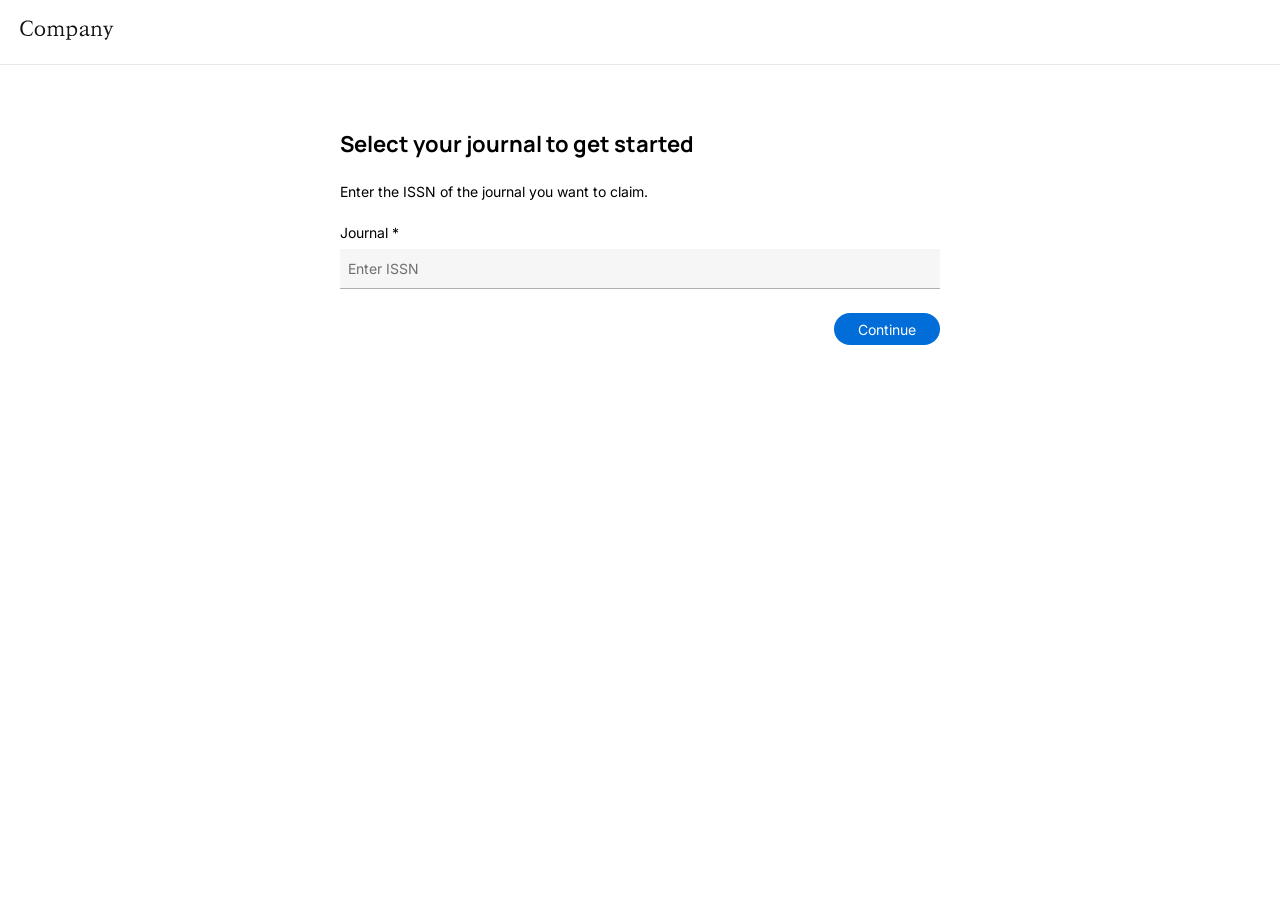
<file: index.html>
<!DOCTYPE html>
<html lang="en">
<head>
  <meta charset="UTF-8" />
  <title>Claim your journal</title>
  <link href="https://fonts.googleapis.com/css2?family=Inter:wght@400;700&family=Manrope:wght@400;700&display=swap" rel="stylesheet" />
  <link rel="stylesheet" href="styles/style.css" />
</head>
<body data-page="index" body data-show-back="true" data-show-title="false">
  <div id="header-placeholder"></div>
  <div id="sub-header-placeholder"></div>

  <main class="main-container">
    <h1 id="title"></h1>
    <p id="subtitle"></p>

    <div class="input-group">
      <label for="searchInput" id="searchLabel"></label>
      <input type="text" id="searchPlaceholder" placeholder="" />
      <div id="dropdown" class="dropdown" style="display: none;"></div>
      <div id="searchError" class="input-error" style="display: none;"></div>
    </div>

    <div class="button-group">
        <button class="btn btn-primary" id="continueIndexButton"></button>
    </div>
  </main>

  <script src="scripts/texts.js"></script>
  <script src="scripts/main.js"></script>       <!-- Загальна логіка -->
  <script src="scripts/index.js"></script>      <!-- Логіка лише для index -->
  
</body>
</html>
</file>
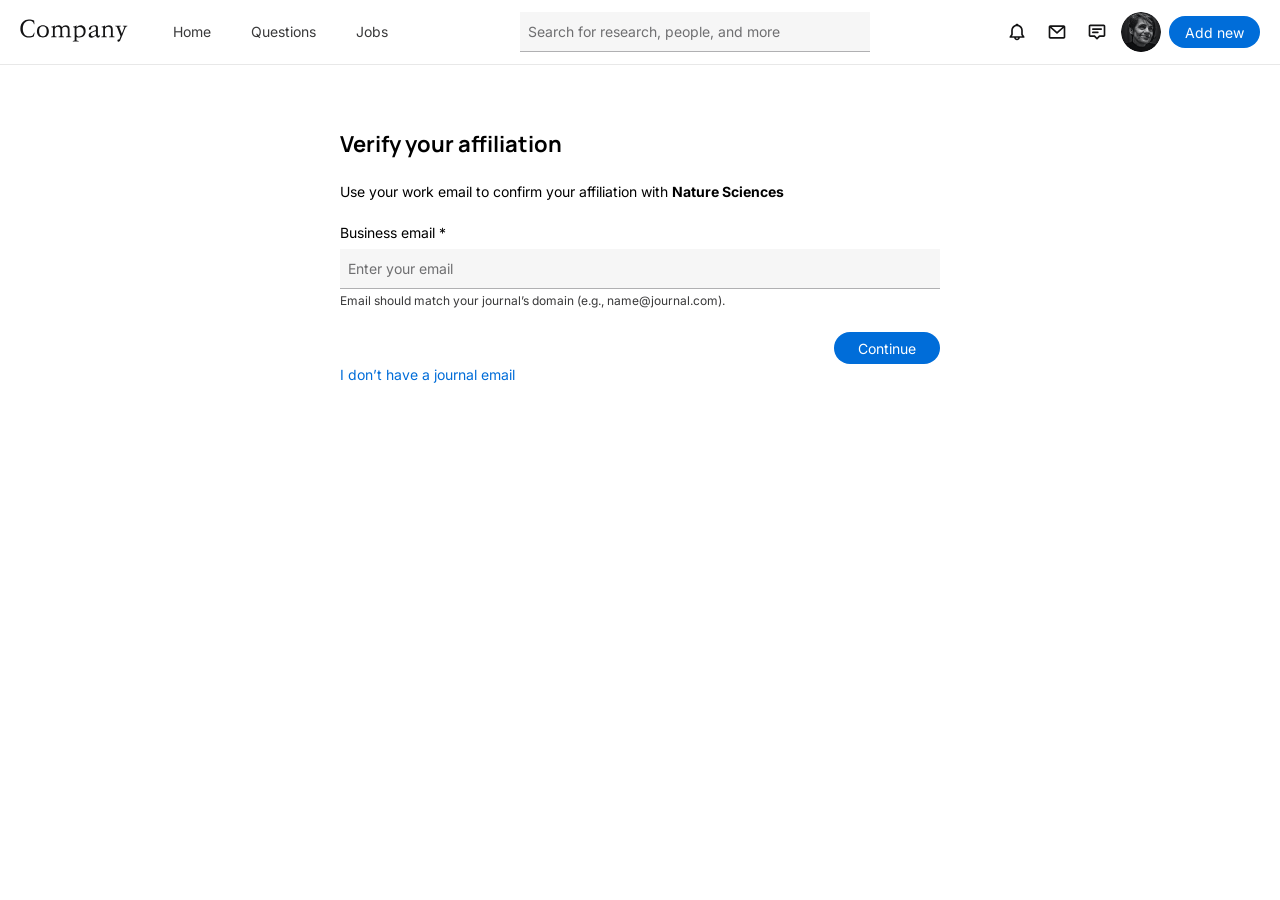
<file: additional-info.html>
<!DOCTYPE html>
<html lang="en">
<head>
  <meta charset="UTF-8" />
  <title>Confirm your affiliation</title>
  <link href="https://fonts.googleapis.com/css2?family=Inter:wght@400;700&family=Manrope:wght@400;700&display=swap" rel="stylesheet" />
  <link rel="stylesheet" href="styles/style.css" />
</head>
<body data-page="additionalInfo" data-logged-in="true">

  <div id="header-placeholder"></div>
  <div id="sub-header-placeholder"></div>

  <main class="main-container">
    <h1 id="title"></h1>
    <p id="subtitle"></p>

    <div class="input-group">
      <label for="additionalEmailInput" id="additionalEmailLabel"></label>
      <input type="email" id="additionalEmailInput" placeholder="" />
      <div class="input-hint" id="additionalEmailHint"></div>

    </div>

    <!--<div class="divider-horizontal" style="display: none"></div>-->

    <p id="infoText" style="display: none;"></p>

    <div class="input-group" id="infoGroup" style="display: none">
      <label for="infoTextarea" id="infoLabel"></label>
      <textarea id="infoTextarea" placeholder=""></textarea>
    </div>
    

    <div class="button-group">
      <button class="btn btn-primary" id="continueButton"></button>
    </div>
      <a class="signup-link" href="#" id="noJournalEmailLink"></a>
    
  </main>

  <div id="redirectMessage" class="main-container redirect-message" style="display: none;">
    <h1>Thank you for providing additional information</h1>
    <p>Redirecting to checkout...</p>
    <div class="spinner-wrapper">
      <img src="assets/spinner.gif" alt="Loading..." width="165" height="109" />
    </div>
  </div>
  
  

  <script src="scripts/additional-info.js"></script>
  <script src="scripts/main.js"></script>
  <script src="scripts/domains.js"></script>
  <script src="scripts/texts.js"></script>
  
</body>
</html>
</file>
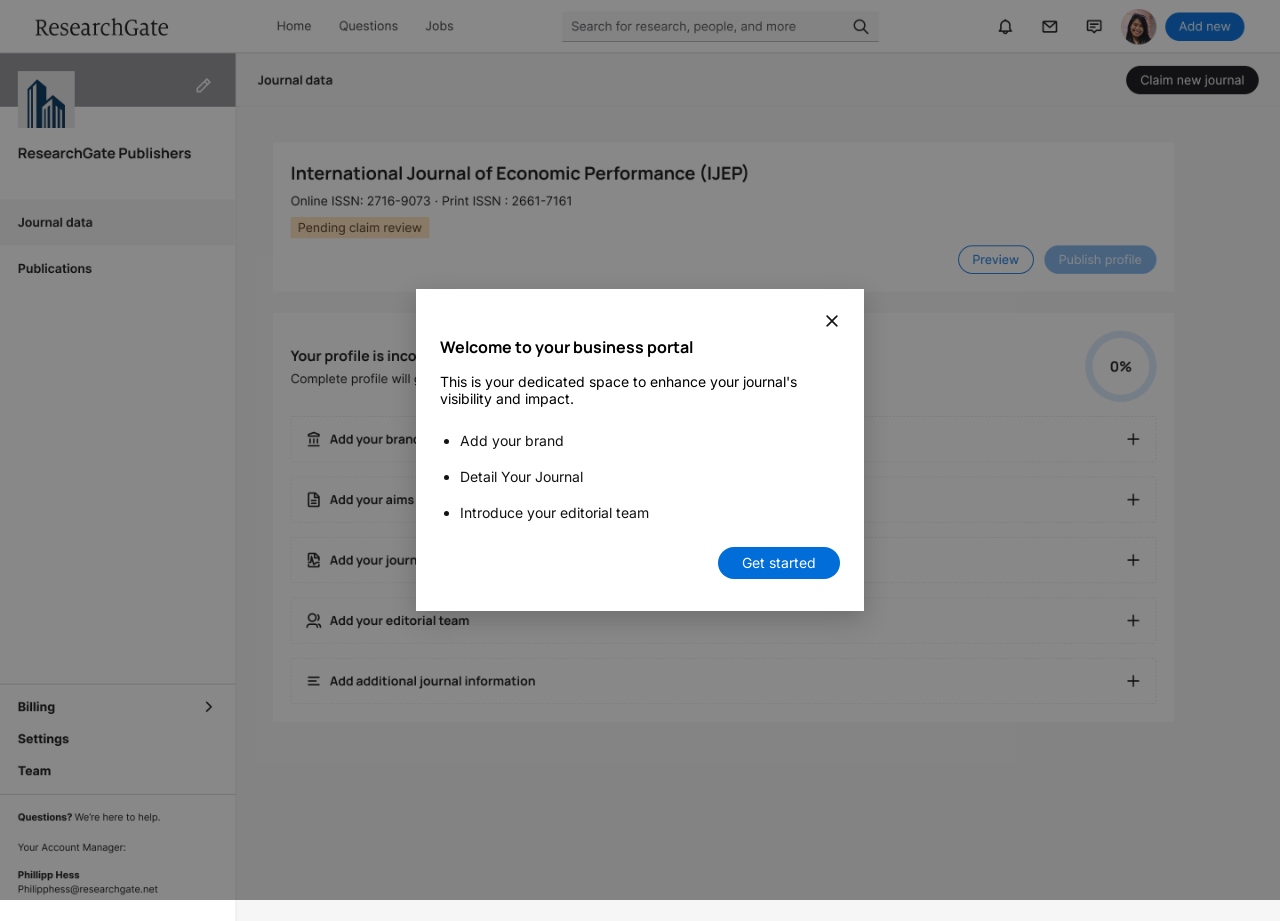
<file: bussiness-portal.html>
<!DOCTYPE html>
<html lang="en">
<head>
  <meta charset="UTF-8" />
  <title>Business Portal</title>
  <link href="https://fonts.googleapis.com/css2?family=Inter:wght@400;700&family=Manrope:wght@400;700&display=swap" rel="stylesheet" />
  <style>
    body {
      margin: 0;
      padding: 0;
      display: flex;
      justify-content: center;
      background-color: #f9f9f9;
    }

    .image-container {
      width: 100%;
      max-width: 1440px;
    }

    .image-container img {
      width: 100%;
      height: auto;
      display: block;
    }
  </style>
  <link rel="stylesheet" href="styles/style.css" />
</head>
<body data-page="bussinessPortal">
  <div class="image-container">
    <img src="assets/business-portal.png" alt="Business Portal" />
  </div>
  <script src="scripts/texts.js"></script>
  <script src="scripts/main.js"></script>
  <script src="scripts/bussiness-portal.js"></script>
</body>
</html>
</file>
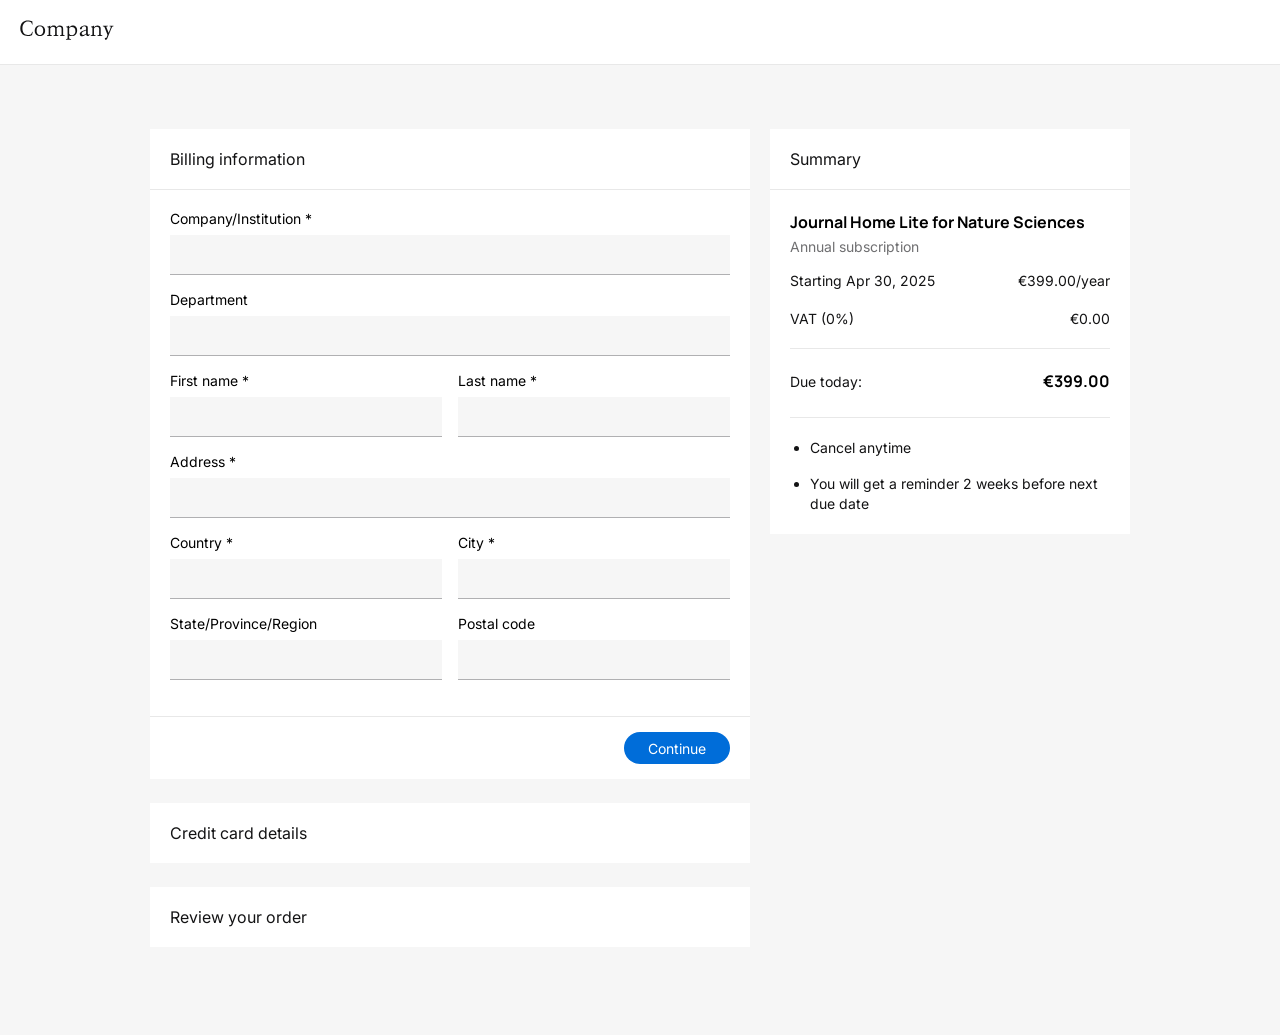
<file: checkout.html>
<!DOCTYPE html>
<html lang="en">
<head>
  <meta charset="UTF-8" />
  <title>Checkout</title>
  <link href="https://fonts.googleapis.com/css2?family=Inter:wght@400;700&family=Manrope:wght@400;700&display=swap" rel="stylesheet" />
  <link rel="stylesheet" href="styles/style.css" />
</head>
<body data-page="checkout" class="checkout-body" body data-show-back="true" data-show-title="true">
  <div id="header-placeholder"></div>
  <div id="sub-header-placeholder"></div>

  <main class="checkout-container">
    <div class="checkout-left" id="checkoutLeft">
        <div class="card">
            <div class="card-header" id="billingHeader"></div>
            <div class="divider-horizontal"></div>
            <div class="card-body">
                <div class="input-group">
                  <label for="company" id="labelCompany"></label>
                  <input type="text" id="company" />
                </div>
              
                <div class="input-group">
                  <label for="department" id="labelDepartment"></label>
                  <input type="text" id="department" />
                </div>
              
                <div class="row-inputs">
                  <div class="input-group">
                    <label for="firstName" id="labelFirstName"></label>
                    <input type="text" id="firstName" />
                  </div>
                  <div class="input-group">
                    <label for="lastName" id="labelLastName"></label>
                    <input type="text" id="lastName" />
                  </div>
                </div>
              
                <div class="input-group">
                  <label for="address" id="labelAddress"></label>
                  <input type="text" id="address" />
                </div>
              
                <div class="row-inputs">
                  <div class="input-group">
                    <label for="country" id="labelCountry"></label>
                    <input type="text" id="country" />
                  </div>
                  <div class="input-group">
                    <label for="city" id="labelCity"></label>
                    <input type="text" id="city" />
                  </div>
                </div>
              
                <div class="row-inputs">
                  <div class="input-group">
                    <label for="state" id="labelState"></label>
                    <input type="text" id="state" />
                  </div>
                  <div class="input-group">
                    <label for="postalCode" id="labelPostalCode"></label>
                    <input type="text" id="postalCode" />
                  </div>
                </div>
              </div>              
            <div class="divider-horizontal"></div>
            <div class="card-footer">
              <button class="btn btn-primary" id="continueButton"></button>
            </div>
          </div>
          
          <div class="card card-collapsed">
            <div class="card-header" id="creditCardDetails"></div>
            <div class="divider-horizontal"></div>
            <div class="card-body"></div>
            <div class="card-footer">
              <button class="btn btn-primary" id="continueButton2"></button>
            </div>
          </div>
          
          <div class="card card-collapsed">
            <div class="card-header" id="orderReview"></div>
            <div class="divider-horizontal"></div>
            <div class="card-body"></div>
            <div class="card-footer">
              <button class="btn btn-primary" id="continueButton3"></button>
            </div>
          </div>                 
      <!-- Тут можна додати додаткові елементи -->
    </div>

    <div class="checkout-right" id="checkoutRight">
        <div class="card">
            <div class="card-header" id="summaryHeader"></div>
            <div class="divider-horizontal"></div>
            <div class="card-body">
                <div class="medium-heading">Journal Home Lite for Nature Sciences</div>
                <p class="summary-secondary-text">Annual subscription</p>
              
                <div class="summary-row">
                    <span class="summary-label">Starting Apr 30, 2025</span>
                  <span class="summary-label">€399.00/year</span>
                </div>
              
                <div class="summary-row">
                  <span class="summary-label">VAT (0%)</span>
                  <span class="summary-value">€0.00</span>
                </div>
              
                <div class="divider-horizontal-right-column"></div>
              
                <div class="summary-row">
                  <span class="summary-label">Due today:</span>
                  <span class="medium-heading">€399.00</span>
                </div>
              
                <div class="divider-horizontal-right-column"></div>
              
                <ul class="summary-bullets">
                  <li>Cancel anytime</li>
                  <li>You will get a reminder 2 weeks before next due date</li>
                </ul>
              </div>              
          </div>   
    </div>
  </main>

  <script src="scripts/texts.js"></script>
  <script src="scripts/main.js"></script>
  <script src="scripts/checkout.js"></script>
</body>
</html>
</file>
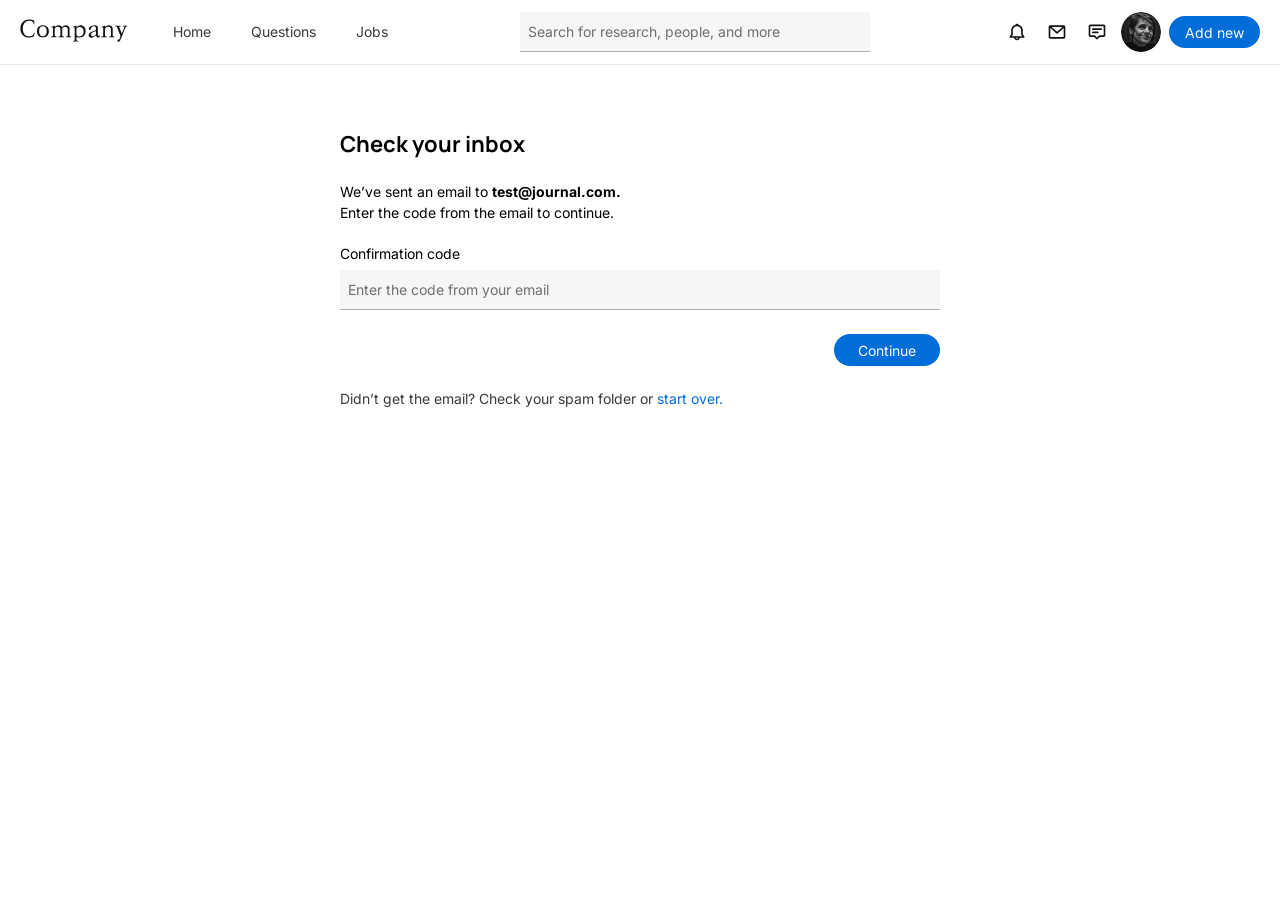
<file: confirm-email.html>
<!DOCTYPE html>
<html lang="en">
<head>
  <meta charset="UTF-8" />
  <title>Confirm Email</title>
  <link href="https://fonts.googleapis.com/css2?family=Inter:wght@400;700&family=Manrope:wght@400;700&display=swap" rel="stylesheet" />
  <link rel="stylesheet" href="styles/style.css" />
</head>
<body data-page="confirmEmail" data-logged-in="true">

  <div id="header-placeholder"></div>
  <div id="sub-header-placeholder"></div>

  <main class="main-container">
    <h1 id="heading"></h1>
    <p id="line1"></p>
    <p id="line2"></p>

    <div class="input-group">
      <label for="confirmationCode" id="codeLabel"></label>
      <input type="text" id="codePlaceholder" placeholder="" />
    </div>

    <div class="button-group">
      <button class="btn btn-primary" id="continueButton"></button>
    </div>

    <p id="spamHintPage" class="input-hint"></p>
  </main>

  <div id="redirectMessage" class="main-container redirect-message" style="display: none;">
    <h1>Thank you for providing additional information</h1>
    <p>Redirecting to checkout...</p>
    <div class="spinner-wrapper">
      <img src="assets/spinner.gif" alt="Loading..." width="165" height="109" />
    </div>
  </div>
  

  <script src="scripts/texts.js"></script>
  <script src="scripts/main.js"></script>
  <script src="scripts/confirm-email.js"></script>
</body>
</html>
</file>
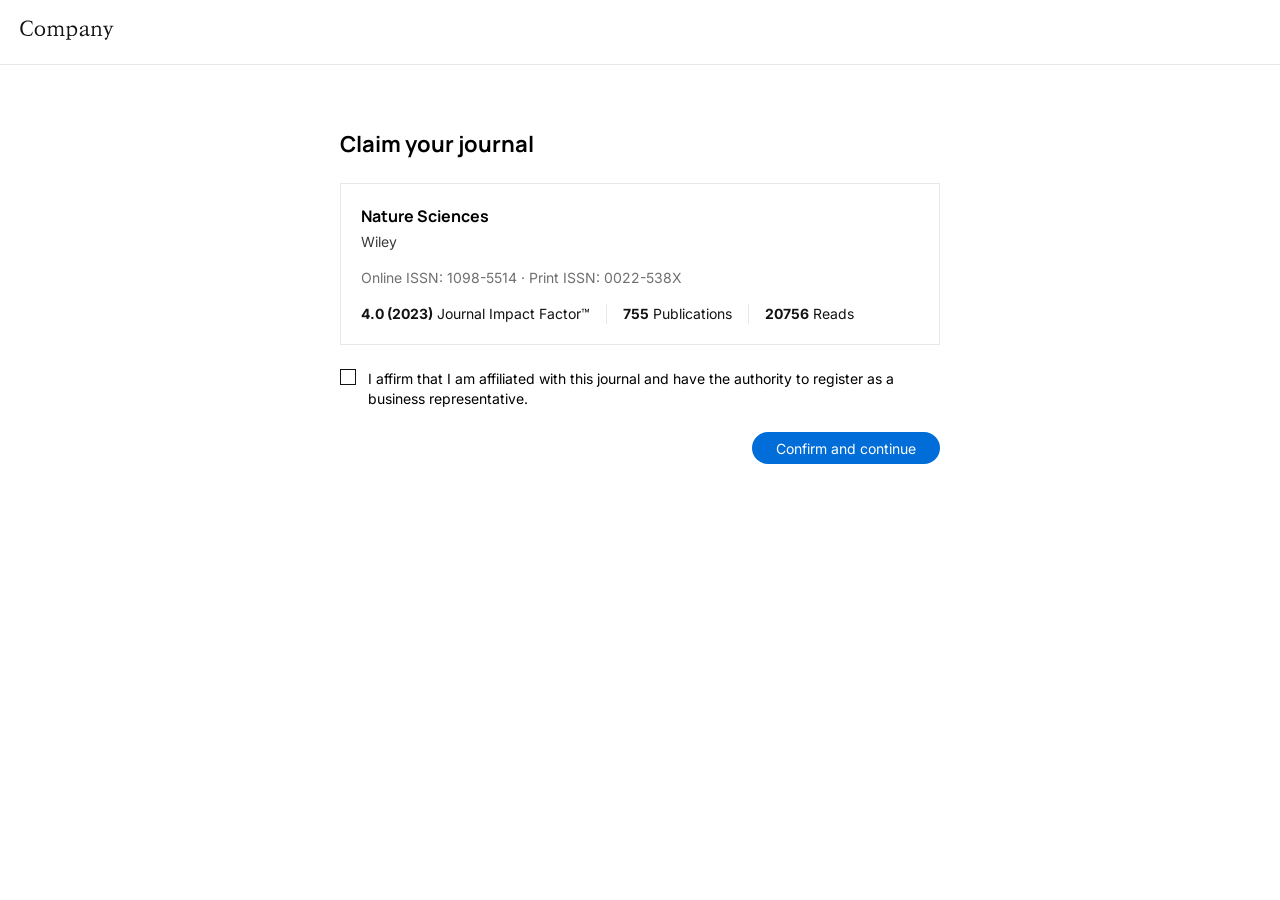
<file: confirm-journal-business-logged-in.html>
<!DOCTYPE html>
<html lang="en">
<head>
  <meta charset="UTF-8" />
  <title>Confirm Journal – Business</title>
  <link href="https://fonts.googleapis.com/css2?family=Inter:wght@400;700&family=Manrope:wght@400;700&display=swap" rel="stylesheet" />
  <link rel="stylesheet" href="styles/style.css" />
</head>
<body data-page="confirmJournalBusinessLoggedIn" data-logged-in="false">

  <div id="header-placeholder"></div>
  <div id="sub-header-placeholder"></div>

  <main class="main-container" id="page-content" style="display: none;">
    <h1 id="title"></h1>

    <div class="journal-info">
      <div class="medium-heading">Nature Sciences</div>
      <div class="publisher">Wiley</div>
      <div class="metadata">Online ISSN: 1098-5514 · Print ISSN: 0022-538X</div>
    
      <div class="metrics">
        <div class="metric">
          <span class="metric-number">4.0 (2023)</span>
          <span class="metric-label">Journal Impact Factor™</span>
        </div>
        <div class="divider"></div>
        <div class="metric">
          <span class="metric-number">755</span>
          <span class="metric-label">Publications</span>
        </div>
        <div class="divider"></div>
        <div class="metric">
          <span class="metric-number">20756</span>
          <span class="metric-label">Reads</span>
        </div>
      </div>
    </div>      

    <div class="checkbox-group">
      <div class="checkbox-wrapper">
        <input type="checkbox" id="confirmationCheckbox" />
      </div>
      <label for="confirmationCheckbox" id="confirmationText"></label>
    </div>

    <div class="button-group">
      <button class="btn btn-primary" id="continueConfirmButton"></button>
    </div>
  </main>

  <!-- No modal markup needed -->

  <script src="scripts/texts.js"></script>
  <script src="scripts/confirm-journal-business-logged-in.js"></script>
  <script src="scripts/domains.js"></script>
  <script src="scripts/main.js"></script>

</body>
</html>
</file>
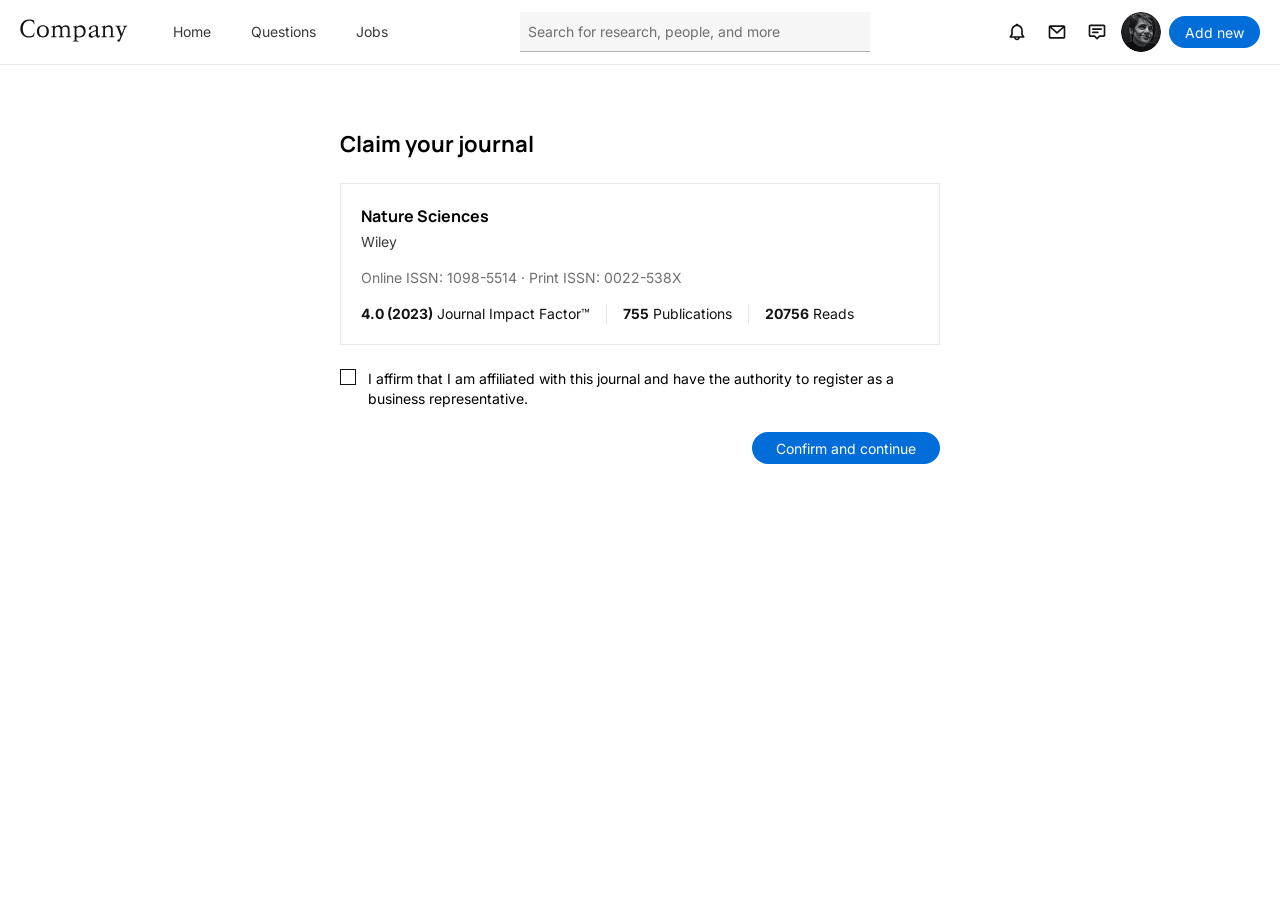
<file: confirm-journal-logged-in.html>
<!DOCTYPE html>
<html lang="en">
<head>
  <meta charset="UTF-8" />
  <title>Confirm Journal</title>
  <link href="https://fonts.googleapis.com/css2?family=Inter:wght@400;700&family=Manrope:wght@400;700&display=swap" rel="stylesheet" />
  <link rel="stylesheet" href="styles/style.css" />
</head>
<body data-page="confirmJournalLoggedIn" data-logged-in="true">

  <div id="header-placeholder"></div>
  <div id="sub-header-placeholder"></div>

  <main class="main-container" id="page-content" style="display: none;">
    <h1 id="title"></h1>

    <div class="journal-info">
      <div class="medium-heading">Nature Sciences</div>
      <div class="publisher">Wiley</div>
      <div class="metadata">Online ISSN: 1098-5514 · Print ISSN: 0022-538X</div>
    
      <div class="metrics">
        <div class="metric">
          <span class="metric-number">4.0 (2023)</span>
          <span class="metric-label">Journal Impact Factor™</span>
        </div>
        <div class="divider"></div>
        <div class="metric">
          <span class="metric-number">755</span>
          <span class="metric-label">Publications</span>
        </div>
        <div class="divider"></div>
        <div class="metric">
          <span class="metric-number">20756</span>
          <span class="metric-label">Reads</span>
        </div>
      </div>
    </div>      

    <div class="checkbox-group">
      <div class="checkbox-wrapper">
        <input type="checkbox" id="confirmationCheckbox" />
      </div>
      <label for="confirmationCheckbox" id="confirmationText"></label>
    </div>

    <div class="button-group">
      <button class="btn btn-primary" id="continueConfirmButton"></button>
    </div>
  </main>

  <!-- Removed modal markup and related scripts -->

  <script src="scripts/texts.js"></script>
  <script src="scripts/confirm-journal-logged-in.js"></script>
  <script src="scripts/domains.js"></script>
  <script src="scripts/main.js"></script>

</body>
</html>
</file>
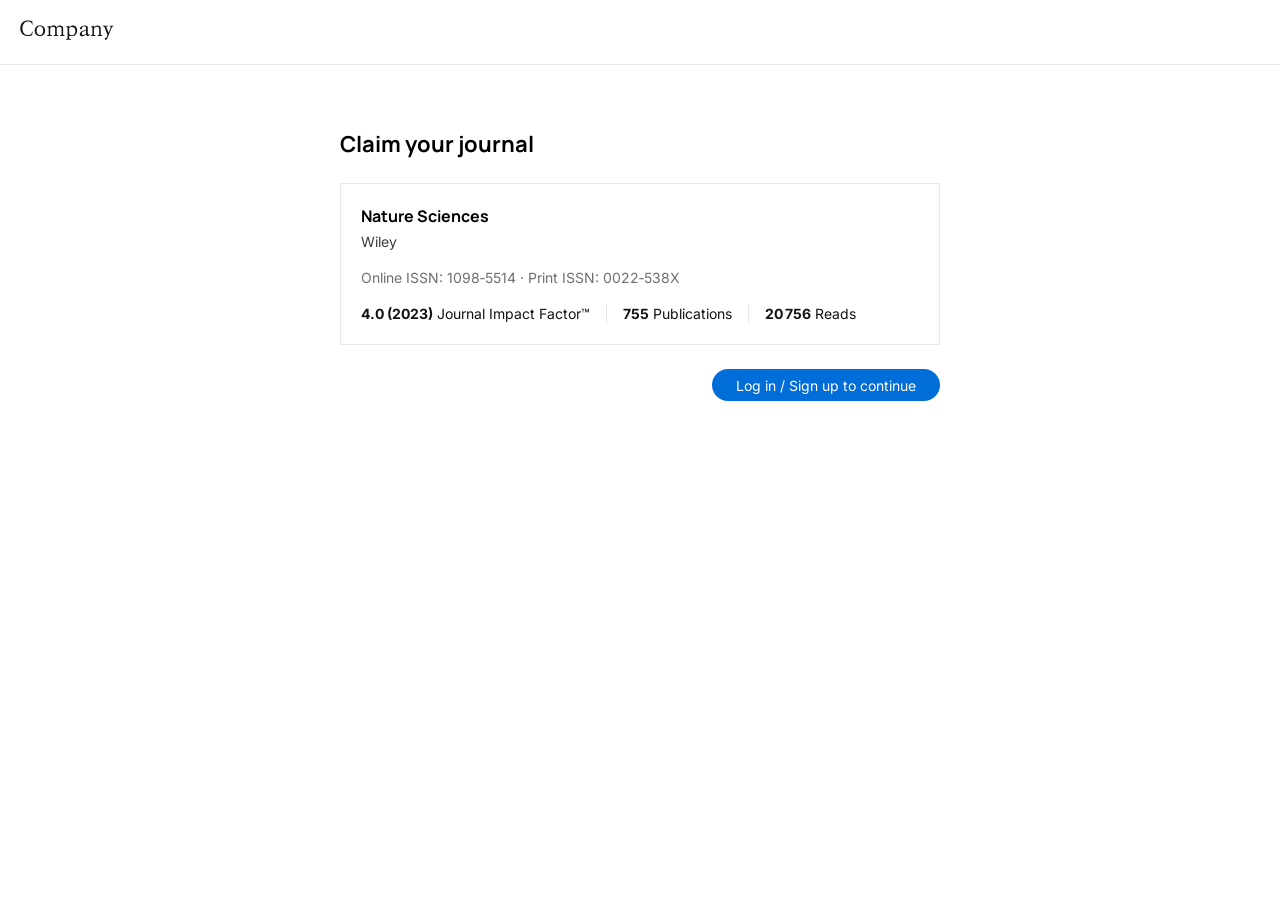
<file: confirm-journal.html>
<!DOCTYPE html>
<html lang="en">
<head>
  <meta charset="UTF-8" />
  <title>Confirm Journal</title>

  <!-- шрифти та базові стилі -->
  <link href="https://fonts.googleapis.com/css2?family=Inter:wght@400;700&family=Manrope:wght@400;700&display=swap" rel="stylesheet" />
  <link rel="stylesheet" href="styles/style.css" />
</head>

<body data-page="confirmJournal" data-show-title="false">

  <!-- хедери підтягуються скриптом -->
  <div id="header-placeholder"></div>
  <div id="sub-header-placeholder"></div>

  <!-- спінер -->
  <div id="loader" style="display:none;align-items:center;justify-content:center;height:200px;">
    <img src="assets/spinner.gif" alt="Loading." width="165" height="109">
  </div>

  <!-- основний контент -->
  <main class="main-container" id="page-content" style="display:none;">
    <h1 id="title"></h1>

    <!-- блок даних про журнал (без змін) -->
    <div class="journal-info">
      <div class="medium-heading">Nature Sciences</div>
      <div class="publisher">Wiley</div>
      <div class="metadata">Online ISSN: 1098‑5514 · Print ISSN: 0022‑538X</div>

      <div class="metrics">
        <div class="metric">
          <span class="metric-number">4.0 (2023)</span>
          <span class="metric-label">Journal Impact Factor™</span>
        </div>
        <div class="divider"></div>
        <div class="metric">
          <span class="metric-number">755</span>
          <span class="metric-label">Publications</span>
        </div>
        <div class="divider"></div>
        <div class="metric">
          <span class="metric-number">20 756</span>
          <span class="metric-label">Reads</span>
        </div>
      </div>
    </div>

    <!-- чекбокс confirmationCheckbox був тут — повністю прибрано -->

    <div class="button-group">
      <button class="btn btn-primary" id="continueConfirmButton"></button>
    </div>
  </main>

  <!-- === LOGIN / SIGNUP MODAL (усе як було) === -->
  <div id="loginModal" class="modal" style="display:none;">
    <div class="modal-content">
      <button id="closeLoginModal" class="modal-close-button" aria-label="Close modal">
        <img src="assets/ModalCloseButton.svg" alt="Close">
      </button>

      <!-- заголовок -->
      <h2 class="medium-heading" id="authTitle"></h2>

      <!-- === LOGIN FORM === -->
      <div id="loginForm">
        <div class="input-group input-group-modal">
          <label for="emailInput" id="emailLabel"></label>
          <input type="email" id="emailInput" placeholder="">
        </div>

        <div class="input-group input-group-modal">
          <label for="passwordInput" id="passwordLabel"></label>
          <input type="password" id="passwordInput" placeholder="">
          <div class="input-hint" id="forgotPasswordHint"></div>
        </div>

        <div class="checkbox-group">
          <div class="checkbox-wrapper">
            <input type="checkbox" id="keepLoggedIn">
          </div>
          <label for="keepLoggedIn" id="keepLoggedInLabel"></label>
        </div>

        <div class="button-group">
          <button class="btn btn-primary" id="loginButton"></button>
        </div>

        <div class="separator-text">or</div>

        <button class="btn btn-google">
          <img src="assets/google_icon.png" class="btn-icon" alt="Google">
          Continue with Google
        </button>

        <div id="signupPrompt"></div>
      </div>

      <!-- === SIGNUP FORM === -->
      <div id="signupForm" style="display:none;">
        <div class="row-inputs">
          <div class="input-group input-group-modal">
            <label for="firstNameInput" id="firstNameLabel"></label>
            <input type="text" id="firstNameInput" placeholder="">
          </div>
          <div class="input-group input-group-modal">
            <label for="lastNameInput" id="lastNameLabel"></label>
            <input type="text" id="lastNameInput" placeholder="">
          </div>
        </div>

        <div class="input-group input-group-modal">
          <label for="signupEmailInput" id="signupEmailLabel"></label>
          <input type="email" id="signupEmailInput" placeholder="">
          <div class="input-hint" id="signupEmailHint"></div>
        </div>

        <div class="input-group input-group-modal">
          <label for="signupPasswordInput" id="signupPasswordLabel"></label>
          <input type="password" id="signupPasswordInput" placeholder="">
        </div>

        <div class="checkbox-group">
          <div class="checkbox-wrapper">
            <input type="checkbox" id="signupCheckbox">
          </div>
          <label for="signupCheckbox" id="signupCheckboxLabel"></label>
        </div>

        <div class="button-group">
          <button class="btn btn-primary" id="createAccountButton"></button>
        </div>

        <div id="signinPrompt"></div>
      </div>
    </div>
  </div>

  <!-- скрипти -->
  <script src="scripts/texts.js"></script>
  <script src="scripts/main.js"></script>
  <script src="scripts/confirm-journal.js"></script>
  <script src="scripts/domains.js"></script>
  <script src="scripts/login.js"></script>
  <script src="scripts/signup.js"></script>
</body>
</html>
</file>
<file: styles/style.css>
/* === Базові стилі === */
body {
  margin: 0;
  font-family: 'Inter', sans-serif;
}

h1 {
  font-family: 'Manrope', sans-serif;
  font-size: 22px;
  font-weight: bold;
  margin-bottom: 24px;
  text-align: left;
}

p {
  font-size: 14px;
  font-weight: normal;
  margin-bottom: 24px;
  text-align: left;
}

/* === Контейнер основного контенту === */
.main-container {
  max-width: 600px;
  margin: 64px auto;
  padding: 0 20px;
}

/* === Хедер === */
header {
  height: 64px;
  padding: 0 20px;
  background-color: #ffffff;
  border-bottom: 1px solid #E8E8E8;
  display: flex;
  align-items: center;
}

.sub-header {
  width: 100%;
  background: white;
  padding: 0 20px;
}

.sub-header-inner {
  max-width: 1024px;
  margin: 0 auto;
  padding: 16px 0;
  display: flex;
  align-items: flex-start;
}

.sub-header-left {
  display: flex;
  flex-direction: column;
  align-items: flex-start;
  gap: 16px;
}

.sub-header-button {
  background: none;
  border: none;
  font-size: 14px;
  cursor: pointer;
  color: #131314;
  font-family: 'Inter', sans-serif;
  display: flex;
  align-items: center;
  gap: 8px;
  line-height: 1;
}

.back-arrow {
  width: 20px;
  height: 20px;
}

/* === Поле вводу та дропдаун === */
.input-group {
  margin-bottom: 24px;
  text-align: left;
  position: relative;
}

.input-group label {
  display: block;
  font-size: 14px;
  margin-bottom: 8px;
}

.input-group input {
  width: 100%;
  height: 40px;
  padding: 8px;
  font-size: 14px;
  box-sizing: border-box;
  background: #F6F6F6;
  border: none;
  border-bottom: 1px solid #B0B0B2;
  font-family: 'Inter', sans-serif;
}

.input-group input::placeholder {
  color: #6F6F71;
  font-size: 14px;
}

.input-group input.invalid {
  border-bottom: 2px solid #D03504;
}

.input-error {
  color: #D03504;
  font-size: 12px;
  margin-top: 4px;
  display: block;
}

/* === Чекбокс === */
.checkbox-group {
  display: flex;
  align-items: flex-start;
  gap: 12px;
  margin-top: 24px;
}

.checkbox-wrapper {
  flex-shrink: 0;
}

.checkbox-group input[type="checkbox"] {
  width: 16px;
  height: 16px;
  margin: 0;
  border: 1px solid #131314;
  border-radius: 0;
  cursor: pointer;
  appearance: none;
  position: relative;
}

.checkbox-group input[type="checkbox"]:checked {
  background-color: #006DD9;
  border-color: #006DD9;
}

.checkbox-group input[type="checkbox"]:checked::after {
  content: '';
  position: absolute;
  left: 5px;
  top: 2px;
  width: 4px;
  height: 8px;
  border: 2px solid white;
  border-top: 0;
  border-left: 0;
  transform: rotate(45deg);
}

.checkbox-group label {
  font-size: 14px;
  line-height: 1.4;
  margin: 0;
}

.checkbox-group input[type="checkbox"].invalid,
.checkbox-wrapper.invalid input[type="checkbox"] {
  border: 2px solid #D03504;
}

/* === Кнопки === */
.button-group {
  display: flex;
  gap: 12px;
  margin-top: 24px;
  justify-content: flex-end;
}

.btn {
  height: 32px;
  border-radius: 16px;
  font-size: 14px;
  padding: 0 24px;
  cursor: pointer;
  border: none;
  font-family: 'Inter', sans-serif;
}

.btn-primary {
  background: #006DD9;
  color: white;
}

/* === Дропдаун === */
.dropdown {
  position: absolute;
  left: 0;
  right: 0;
  background: #fff;
  box-shadow: 0 4px 16px rgba(0,0,0,0.12);
  border-radius: 0 0 8px 8px;
  z-index: 10;
  margin-top: 2px;
  min-width: 100%;
  border: 1px solid #E0E0E0;
}

.dropdown-item {
  padding: 12px 16px 8px 16px;
  cursor: pointer;
  background: #fff;
  border-bottom: 1px solid #F0F0F0;
}

.dropdown-item:last-child {
  border-bottom: none;
}

.dropdown-item:hover,
.dropdown-item:focus {
  background: #F5F9FF;
}

.dropdown-title {
  font-size: 14px;
  font-weight: 400;
  color: #131314;
  margin-bottom: 4px;
}

/*.dropdown-publisher {
  font-size: 14px;
  font-weight: 400;
  color: #39393A;
  margin-bottom: 4px;
}*/

.dropdown-issn {
  font-size: 12px;
  font-weight: 400;
  color: #6F6F71;
}

.journal-info {
  padding: 20px;
  border: 1px solid #E8E8E8;
  margin-bottom: 24px;
}

.medium-heading {
  font-family: 'Manrope', sans-serif;
  font-weight: bold;
  font-size: 16px;
  line-height: 24px;
  margin-bottom: 4px;
}

.publisher {
  font-family: 'Inter', sans-serif;
  font-weight: 400;
  font-size: 14px;
  line-height: 20px;
  color: #39393A;
  margin-bottom: 16px;
}

.metadata {
  font-family: 'Inter', sans-serif;
  font-weight: 400;
  font-size: 14px;
  line-height: 20px;
  color: #6F6F71;
  margin-bottom: 16px;
}

.metrics {
  display: flex;
  align-items: center;
  gap: 16px;
}

.metric {
  display: flex;
  align-items: center;
  gap: 4px; /* відстань між числом і назвою метрики */
}

.metric-number {
  font-family: 'Inter', sans-serif;
  font-weight: bold;
  font-size: 14px;
  line-height: 20px;
  color: #131314;
}

.metric-label {
  font-family: 'Inter', sans-serif;
  font-weight: 400;
  font-size: 14px;
  line-height: 20px;
  color: #131314;
}

.divider {
  width: 1px;
  height: 20px;
  background-color: #E8E8E8;
}

/* --- МОДАЛЬНЕ ВІКНО LOG IN ---*/

.modal {
  position: fixed;
  top: 0;
  left: 0;
  width: 100%;
  height: 100%;
  background-color: rgba(19, 19, 20, 0.5);
  display: flex;
  justify-content: center;
  align-items: center;
  z-index: 1000;
}

.modal-content {
  position: relative;
  background: white;
  padding: 32px 24px;
  border-radius: 0px;
  max-width: 400px;
  width: 100%;
  box-shadow: 0 8px 24px rgba(0, 0, 0, 0.2);
}

#loginForm, #signupForm {
  margin-top: 24px;
}

.input-group-modal {
  margin-bottom: 16px;
}

.input-hint {
  display: block;
  font-family: 'Inter', sans-serif;
  font-size: 12px;
  color: #39393A;
  margin-top: 4px;
}

.separator-text {
  font-size: 14px;
  font-weight: normal;
  margin: 8px 0;
  text-align: center;
}

.btn-google {
  background: transparent;
  color: #006DD9;
  border: 1px solid #006DD9;
  display: flex;
  align-items: center;
  justify-content: center;
  gap: 8px;
  height: 32px;
  border-radius: 16px;
  font-family: 'Inter', sans-serif;
  font-size: 14px;
  margin: 0 auto;
}

.btn-icon {
  width: 20px;
  height: 20px;
}

#loginTitle {
  margin-bottom: 24px;
}

#loginButton, #createAccountButton, #continueWithCodeButton {
  width: 100%;
}

#signupPrompt {
  font-family: 'Inter', sans-serif;
  font-size: 14px;
  line-height: 20px;
  font-weight: 400;
  color: #39393A;
  text-align: center;
  margin-top: 24px;
}

.signup-link {
  color: #006DD9;
  text-decoration: none;
}

.signup-link:hover,
.signup-link:focus {
  text-decoration: none;
  color: #006DD9;
}

.modal-close-button {
  position: absolute;
  top: 16px;
  right: 16px;
  background: none;
  border: none;
  padding: 0;
  cursor: pointer;
}

.modal-close-button img {
  width: 32px;
  height: 32px;
}

.row-inputs {
  display: flex;
  gap: 16px;
}

.row-inputs .input-group {
  flex: 1;
}

#signinPrompt {
  font-family: 'Inter', sans-serif;
  font-size: 14px;
  line-height: 20px;
  font-weight: 400;
  color: #39393A;
  text-align: center;
  margin-top: 24px;
}

.spinner {
  display: inline-block;
  width: 18px;
  height: 18px;
  border: 2px solid rgba(255, 255, 255, 0.4); /* світлий фон */
  border-top-color: #ffffff; /* білий */
  border-radius: 50%;
  animation: spin 0.6s linear infinite;
  vertical-align: middle;
}

.spinner.small {
  width: 16px;
  height: 16px;
}

@keyframes spin {
  to {
    transform: rotate(360deg);
  }
}

/* --- СТОРІНКА ADDITIONAL INFO ---*/

textarea {
  width: 100%;
  min-height: 80px;
  padding: 8px;
  font-size: 14px;
  box-sizing: border-box;
  background: #F6F6F6;
  border: none;
  border-bottom: 1px solid #B0B0B2;
  font-family: 'Inter', sans-serif;
  resize: vertical;
}

textarea::placeholder {
  color: #6F6F71;
  font-size: 14px;
}

.divider-horizontal {
  width: 100%;
  height: 1px;
  background-color: #E8E8E8;
}

textarea.invalid {
  border-bottom: 2px solid #D03504;
}

.redirect-message {
  text-align: center;
}

.redirect-message h1,
.redirect-message p {
  text-align: center;
  margin-bottom: 16px;
}

.spinner-wrapper {
  display: flex;
  justify-content: center;
  margin-top: 24px;
}

#line1 {
  margin-bottom: 0px;
}

#line2 {
  margin-top: 4px;
}

#spamHintPage {
  margin-top: 24px;
  font-size: 14px;
}

#noJournalEmailLink {
  font-size: 14px;
}

.checkout-body {
  background-color: #F6F6F6;
}

.checkout-container {
  max-width: 980px;
  margin: 64px auto;
  padding: 0 20px;
  display: flex;
  gap: 20px;
}

.checkout-left {
  width: 600px;
}

.checkout-right {
  width: 360px;
}

/* --- СТОРІНКА CHECKOUT ---*/

.card {
  background: #ffffff;
  width: 100%;
  margin-bottom: 24px;
  box-sizing: border-box;
}

.card-header {
  padding: 20px;
  font-family: 'Inter', sans-serif;
  font-weight: 400;
  font-size: 16px;
  line-height: 20px;
  color: #131314;
}

.card-body {
  padding: 20px;
}

.card-footer {
  padding: 15px 20px;
  display: flex;
  justify-content: flex-end;
}

body[data-page="checkout"] .input-group {
  margin-bottom: 16px;
}

.summary-secondary-text {
  font-family: 'Inter', sans-serif;
  font-size: 14px;
  font-weight: 400;
  line-height: 18px;
  color: #6F6F71;
  margin: 4px 0 16px 0;
}

.summary-row {
  display: flex;
  justify-content: space-between;
  align-items: baseline;
  margin-bottom: 20px;
}

.summary-label,
.summary-value {
  font-family: 'Inter', sans-serif;
  font-size: 14px;
  font-weight: 400;
  line-height: 18px;
  color: #131314;
}

.summary-bullets {
  padding-left: 20px;
  margin: 16px 0 0 0;
}

.summary-bullets li {
  font-family: 'Inter', sans-serif;
  font-size: 14px;
  line-height: 20px;
  color: #131314;
  margin-bottom: 16px;
}

.summary-bullets li:last-child {
  margin-bottom: 0px;
}

.divider-horizontal-right-column {
  width: 100%;
  height: 1px;
  background-color: #E8E8E8;
  margin: 20px 0;
}

.card-collapsed .card-body,
.card-collapsed .card-footer,
.card-collapsed .divider-horizontal {
  display: none;
}

/* --- Logged-in Header --- */
.logged-in-header {
  height: 64px;
  padding: 0 20px;
  background-color: #ffffff;
  border-bottom: 1px solid #E8E8E8;
  display: flex;
  align-items: center;
  justify-content: space-between;
}

.logged-in-container {
  display: flex;
  flex: 1;
  margin-left: 45px; /* якщо ти хочеш залишити відступ від логотипа */
  justify-content: space-evenly; /* АБО space-between, залежно від бажаного ефекту */
  align-items: center;
  gap: 20px; /* можна збільшити або прибрати */
}

.nav-links {
  display: flex;
  gap: 40px;
}

.nav-links a {
  font-family: 'Inter', sans-serif;
  font-size: 14px;
  line-height: 18px;
  font-weight: 400;
  color: #39393A;
  text-decoration: none;
}

.nav-links a:hover {
  text-decoration: underline;
}

.search-wrapper {
  width: 100%;
  display: flex;
  justify-content: center; /* центрує вміст по горизонталі */
}

.search-input {
  max-width: 350px;
  width: 100%;
  height: 40px;
  padding: 8px;
  font-size: 14px;
  background: #F6F6F6;
  border: none;
  border-bottom: 1px solid #B0B0B2;
  font-family: 'Inter', sans-serif;
  box-sizing: border-box;
}


.search-input::placeholder {
  color: #6F6F71;
}

.header-actions {
  display: flex;
  align-items: center;
  gap: 8px;
}

.icon-wrapper {
  padding: 6px;
  display: flex;
  align-items: center;
  justify-content: center;
}

.icon-wrapper img {
  width: 20px;
  height: 20px;
}

.avatar {
  width: 40px;
  height: 40px;
  border-radius: 50%;
  object-fit: cover;
}

.add-new-button {
  white-space: nowrap;     /* ← запобігає переносу */
  padding: 8px 16px;
  font-size: 14px;
  border-radius: 999px;
  background-color: #006DD9;
  color: white;
  border: none;
  font-family: 'Inter', sans-serif;
  cursor: pointer;
}
</file>
